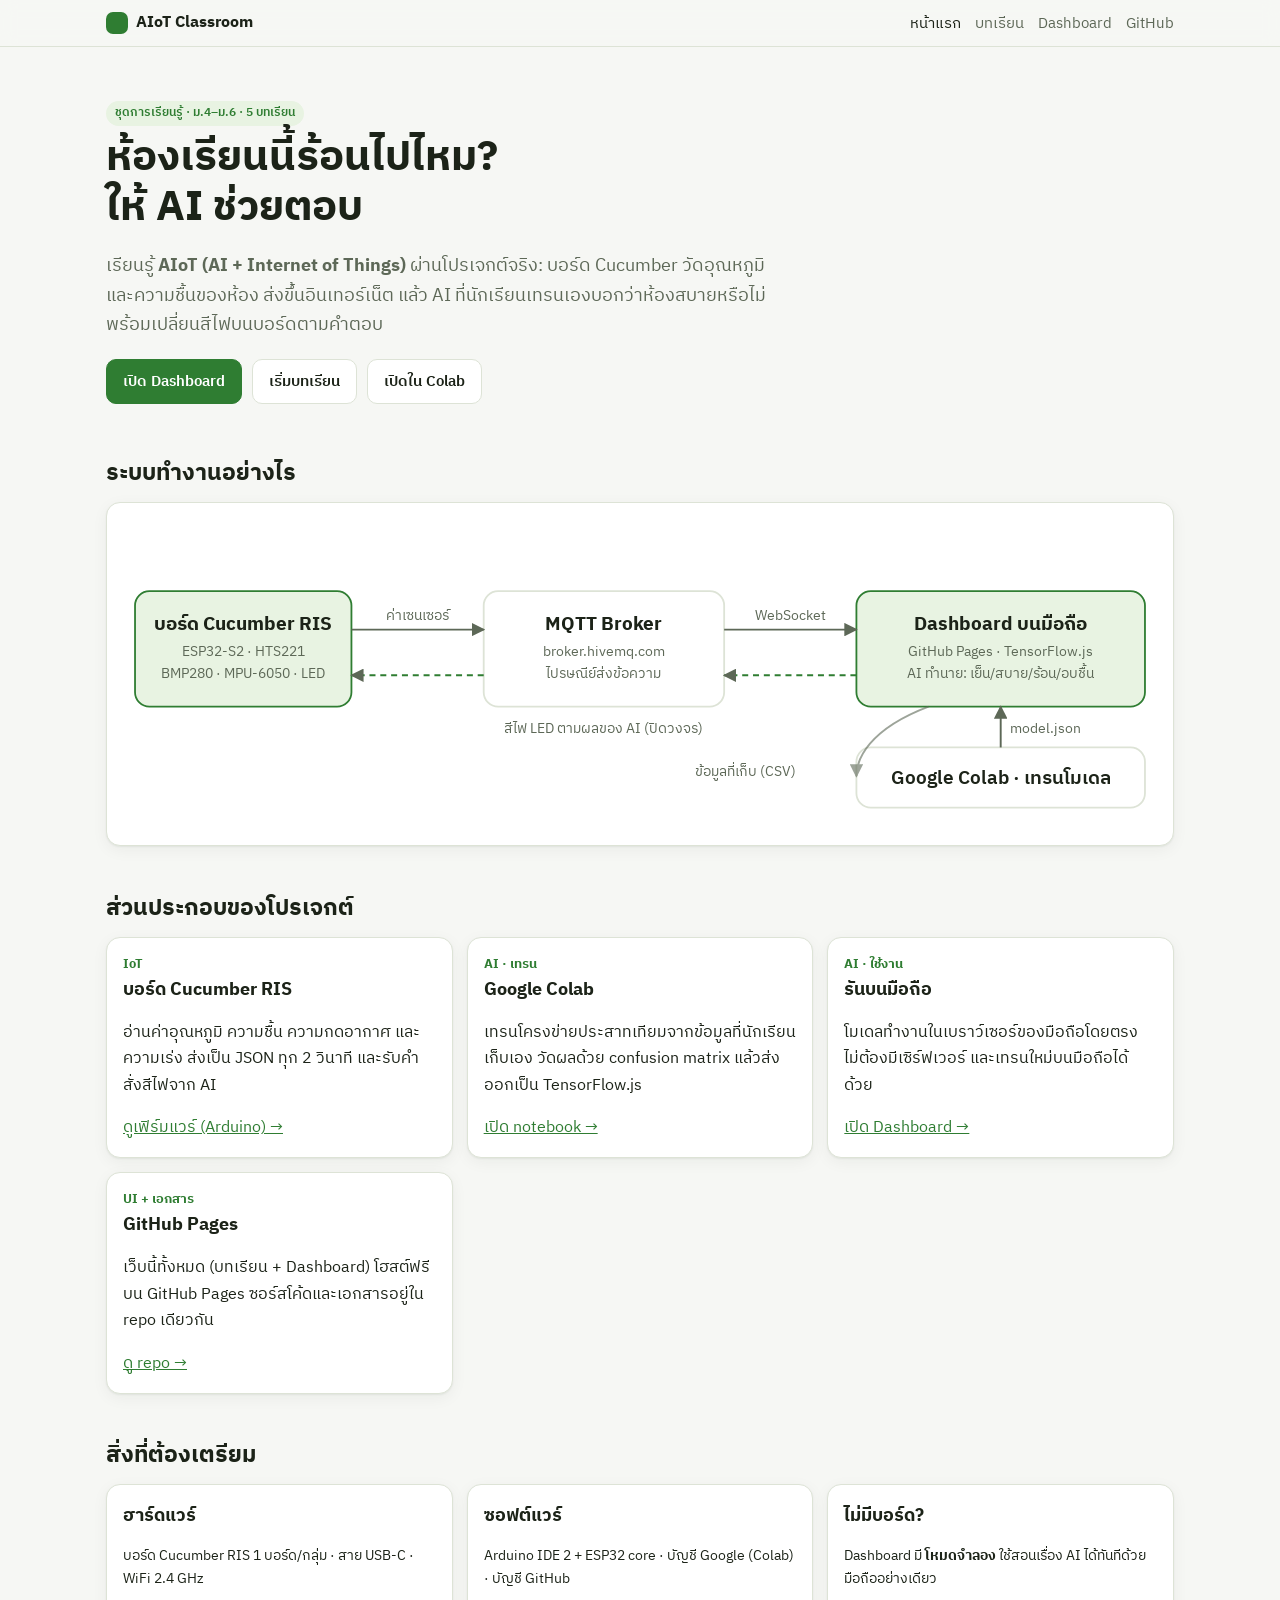
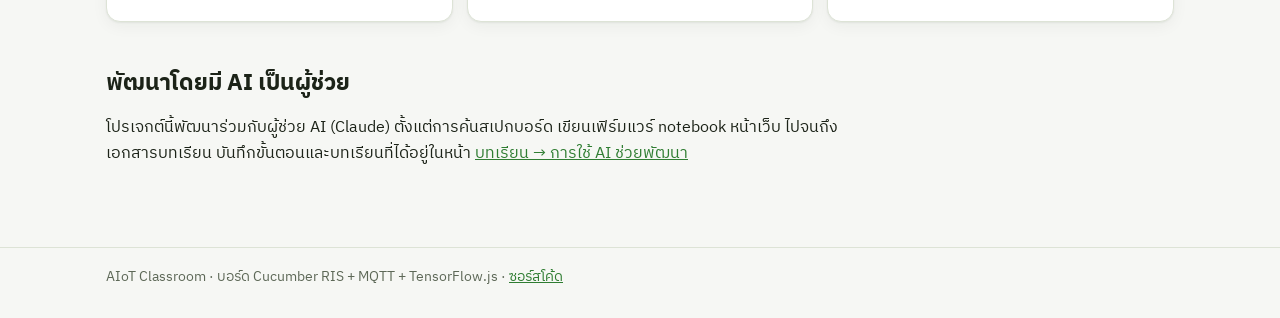
<file: docs/index.html>
<!doctype html>
<html lang="th">
<head>
  <meta charset="utf-8">
  <meta name="viewport" content="width=device-width, initial-scale=1">
  <title>AIoT Classroom</title>
  <meta name="description" content="ชุดการเรียนรู้ AIoT สำหรับนักเรียนมัธยมปลาย: บอร์ด Cucumber + MQTT + AI บน Colab และมือถือ">
  <link rel="preconnect" href="https://fonts.googleapis.com">
  <link rel="stylesheet" href="https://fonts.googleapis.com/css2?family=IBM+Plex+Sans+Thai:wght@400;500;600;700&family=IBM+Plex+Mono&display=swap">
  <link rel="stylesheet" href="assets/style.css">
  <style>
    .hero { padding: 28px 0 8px; }
    .cta { margin-top: 18px; }
    .arch text { font-family: var(--font); fill: var(--text); }
    .arch .sub { fill: var(--muted); font-size: 12px; }
    .arch .box { fill: var(--surface); stroke: var(--border); stroke-width: 1.5; }
    .arch .boxa { fill: var(--accent-2); stroke: var(--accent); stroke-width: 1.5; }
    .arch .ln { stroke: var(--muted); stroke-width: 1.6; fill: none; }
    .arch .lnb { stroke: var(--accent); stroke-width: 1.6; fill: none; stroke-dasharray: 5 4; }
    .arch .lbl { font-size: 11.5px; fill: var(--muted); }
    .step-n { font-size: .8rem; font-weight: 700; color: var(--accent); }
  </style>
</head>
<body>
  <nav class="nav"><div class="nav-inner">
    <a class="brand" href="index.html"><span class="dot"></span>AIoT Classroom</a>
    <div class="nav-links">
      <a href="index.html" aria-current="page">หน้าแรก</a>
      <a href="lessons.html">บทเรียน</a>
      <a href="dashboard.html">Dashboard</a>
      <a data-link="repo" href="#">GitHub</a>
    </div>
  </div></nav>

  <main class="wrap">
    <section class="hero">
      <span class="tag">ชุดการเรียนรู้ · ม.4–ม.6 · 5 บทเรียน</span>
      <h1>ห้องเรียนนี้ร้อนไปไหม?<br>ให้ AI ช่วยตอบ</h1>
      <p class="lead">เรียนรู้ <b>AIoT (AI + Internet of Things)</b> ผ่านโปรเจกต์จริง: บอร์ด Cucumber วัดอุณหภูมิและความชื้นของห้อง ส่งขึ้นอินเทอร์เน็ต แล้ว AI ที่นักเรียนเทรนเองบอกว่าห้องสบายหรือไม่ พร้อมเปลี่ยนสีไฟบนบอร์ดตามคำตอบ</p>
      <div class="row cta">
        <a class="btn primary" href="dashboard.html">เปิด Dashboard</a>
        <a class="btn" href="lessons.html">เริ่มบทเรียน</a>
        <a class="btn" data-link="colab" href="#" target="_blank" rel="noopener">เปิดใน Colab</a>
      </div>
    </section>

    <h2>ระบบทำงานอย่างไร</h2>
    <div class="card" style="overflow-x:auto">
      <svg class="arch" viewBox="0 0 860 250" role="img" aria-label="แผนภาพ: บอร์ด Cucumber ส่งข้อมูลผ่าน MQTT ไปที่หน้าเว็บบนมือถือ ซึ่งรันโมเดล AI ที่เทรนบน Colab แล้วส่งสีกลับไปที่ไฟ LED" style="min-width:640px;width:100%">
        <defs>
          <marker id="ar" viewBox="0 0 10 10" refX="9" refY="5" markerWidth="7" markerHeight="7" orient="auto-start-reverse"><path d="M0,0 L10,5 L0,10 z" fill="currentColor" style="color:var(--muted)"/></marker>
        </defs>
        <rect class="boxa" x="10" y="60" width="180" height="96" rx="12"/>
        <text x="100" y="92" text-anchor="middle" font-weight="700">บอร์ด Cucumber RIS</text>
        <text class="sub" x="100" y="114" text-anchor="middle">ESP32-S2 · HTS221</text>
        <text class="sub" x="100" y="132" text-anchor="middle">BMP280 · MPU-6050 · LED</text>

        <rect class="box" x="300" y="60" width="200" height="96" rx="12"/>
        <text x="400" y="92" text-anchor="middle" font-weight="700">MQTT Broker</text>
        <text class="sub" x="400" y="114" text-anchor="middle">broker.hivemq.com</text>
        <text class="sub" x="400" y="132" text-anchor="middle">ไปรษณีย์ส่งข้อความ</text>

        <rect class="boxa" x="610" y="60" width="240" height="96" rx="12"/>
        <text x="730" y="92" text-anchor="middle" font-weight="700">Dashboard บนมือถือ</text>
        <text class="sub" x="730" y="114" text-anchor="middle">GitHub Pages · TensorFlow.js</text>
        <text class="sub" x="730" y="132" text-anchor="middle">AI ทำนาย: เย็น/สบาย/ร้อน/อบชื้น</text>

        <rect class="box" x="610" y="190" width="240" height="50" rx="12"/>
        <text x="730" y="220" text-anchor="middle" font-weight="600">Google Colab · เทรนโมเดล</text>

        <path class="ln" d="M190 92 H300" marker-end="url(#ar)"/>
        <text class="lbl" x="245" y="84" text-anchor="middle">ค่าเซนเซอร์</text>
        <path class="ln" d="M500 92 H610" marker-end="url(#ar)"/>
        <text class="lbl" x="555" y="84" text-anchor="middle">WebSocket</text>

        <path class="lnb" d="M610 130 H500" marker-end="url(#ar)"/>
        <path class="lnb" d="M300 130 H190" marker-end="url(#ar)"/>
        <text class="lbl" x="400" y="178" text-anchor="middle">สีไฟ LED ตามผลของ AI (ปิดวงจร)</text>

        <path class="ln" d="M730 190 V156" marker-end="url(#ar)"/>
        <text class="lbl" x="738" y="178">model.json</text>
        <path class="ln" d="M670 156 C 620 175, 610 200, 610 214" marker-end="url(#ar)" style="opacity:.6"/>
        <text class="lbl" x="560" y="214" text-anchor="end">ข้อมูลที่เก็บ (CSV)</text>
      </svg>
    </div>

    <h2>ส่วนประกอบของโปรเจกต์</h2>
    <div class="grid g2">
      <div class="card">
        <div class="step-n">IoT</div>
        <h3>บอร์ด Cucumber RIS</h3>
        <p>อ่านค่าอุณหภูมิ ความชื้น ความกดอากาศ และความเร่ง ส่งเป็น JSON ทุก 2 วินาที และรับคำสั่งสีไฟจาก AI</p>
        <a data-link="firmware" href="#">ดูเฟิร์มแวร์ (Arduino) →</a>
      </div>
      <div class="card">
        <div class="step-n">AI · เทรน</div>
        <h3>Google Colab</h3>
        <p>เทรนโครงข่ายประสาทเทียมจากข้อมูลที่นักเรียนเก็บเอง วัดผลด้วย confusion matrix แล้วส่งออกเป็น TensorFlow.js</p>
        <a data-link="colab" href="#" target="_blank" rel="noopener">เปิด notebook →</a>
      </div>
      <div class="card">
        <div class="step-n">AI · ใช้งาน</div>
        <h3>รันบนมือถือ</h3>
        <p>โมเดลทำงานในเบราว์เซอร์ของมือถือโดยตรง ไม่ต้องมีเซิร์ฟเวอร์ และเทรนใหม่บนมือถือได้ด้วย</p>
        <a href="dashboard.html">เปิด Dashboard →</a>
      </div>
      <div class="card">
        <div class="step-n">UI + เอกสาร</div>
        <h3>GitHub Pages</h3>
        <p>เว็บนี้ทั้งหมด (บทเรียน + Dashboard) โฮสต์ฟรีบน GitHub Pages ซอร์สโค้ดและเอกสารอยู่ใน repo เดียวกัน</p>
        <a data-link="repo" href="#">ดู repo →</a>
      </div>
    </div>

    <h2>สิ่งที่ต้องเตรียม</h2>
    <div class="grid g3">
      <div class="card"><h3>ฮาร์ดแวร์</h3><p class="small">บอร์ด Cucumber RIS 1 บอร์ด/กลุ่ม · สาย USB-C · WiFi 2.4 GHz</p></div>
      <div class="card"><h3>ซอฟต์แวร์</h3><p class="small">Arduino IDE 2 + ESP32 core · บัญชี Google (Colab) · บัญชี GitHub</p></div>
      <div class="card"><h3>ไม่มีบอร์ด?</h3><p class="small">Dashboard มี <b>โหมดจำลอง</b> ใช้สอนเรื่อง AI ได้ทันทีด้วยมือถืออย่างเดียว</p></div>
    </div>

    <h2>พัฒนาโดยมี AI เป็นผู้ช่วย</h2>
    <p class="narrow">โปรเจกต์นี้พัฒนาร่วมกับผู้ช่วย AI (Claude) ตั้งแต่การค้นสเปกบอร์ด เขียนเฟิร์มแวร์ notebook หน้าเว็บ ไปจนถึงเอกสารบทเรียน บันทึกขั้นตอนและบทเรียนที่ได้อยู่ในหน้า <a href="lessons.html#ai-assistant">บทเรียน → การใช้ AI ช่วยพัฒนา</a></p>
  </main>

  <footer><div class="wrap">AIoT Classroom · บอร์ด Cucumber RIS + MQTT + TensorFlow.js · <a data-link="repo" href="#">ซอร์สโค้ด</a></div></footer>
  <script src="assets/common.js"></script>
</body>
</html>
</file>
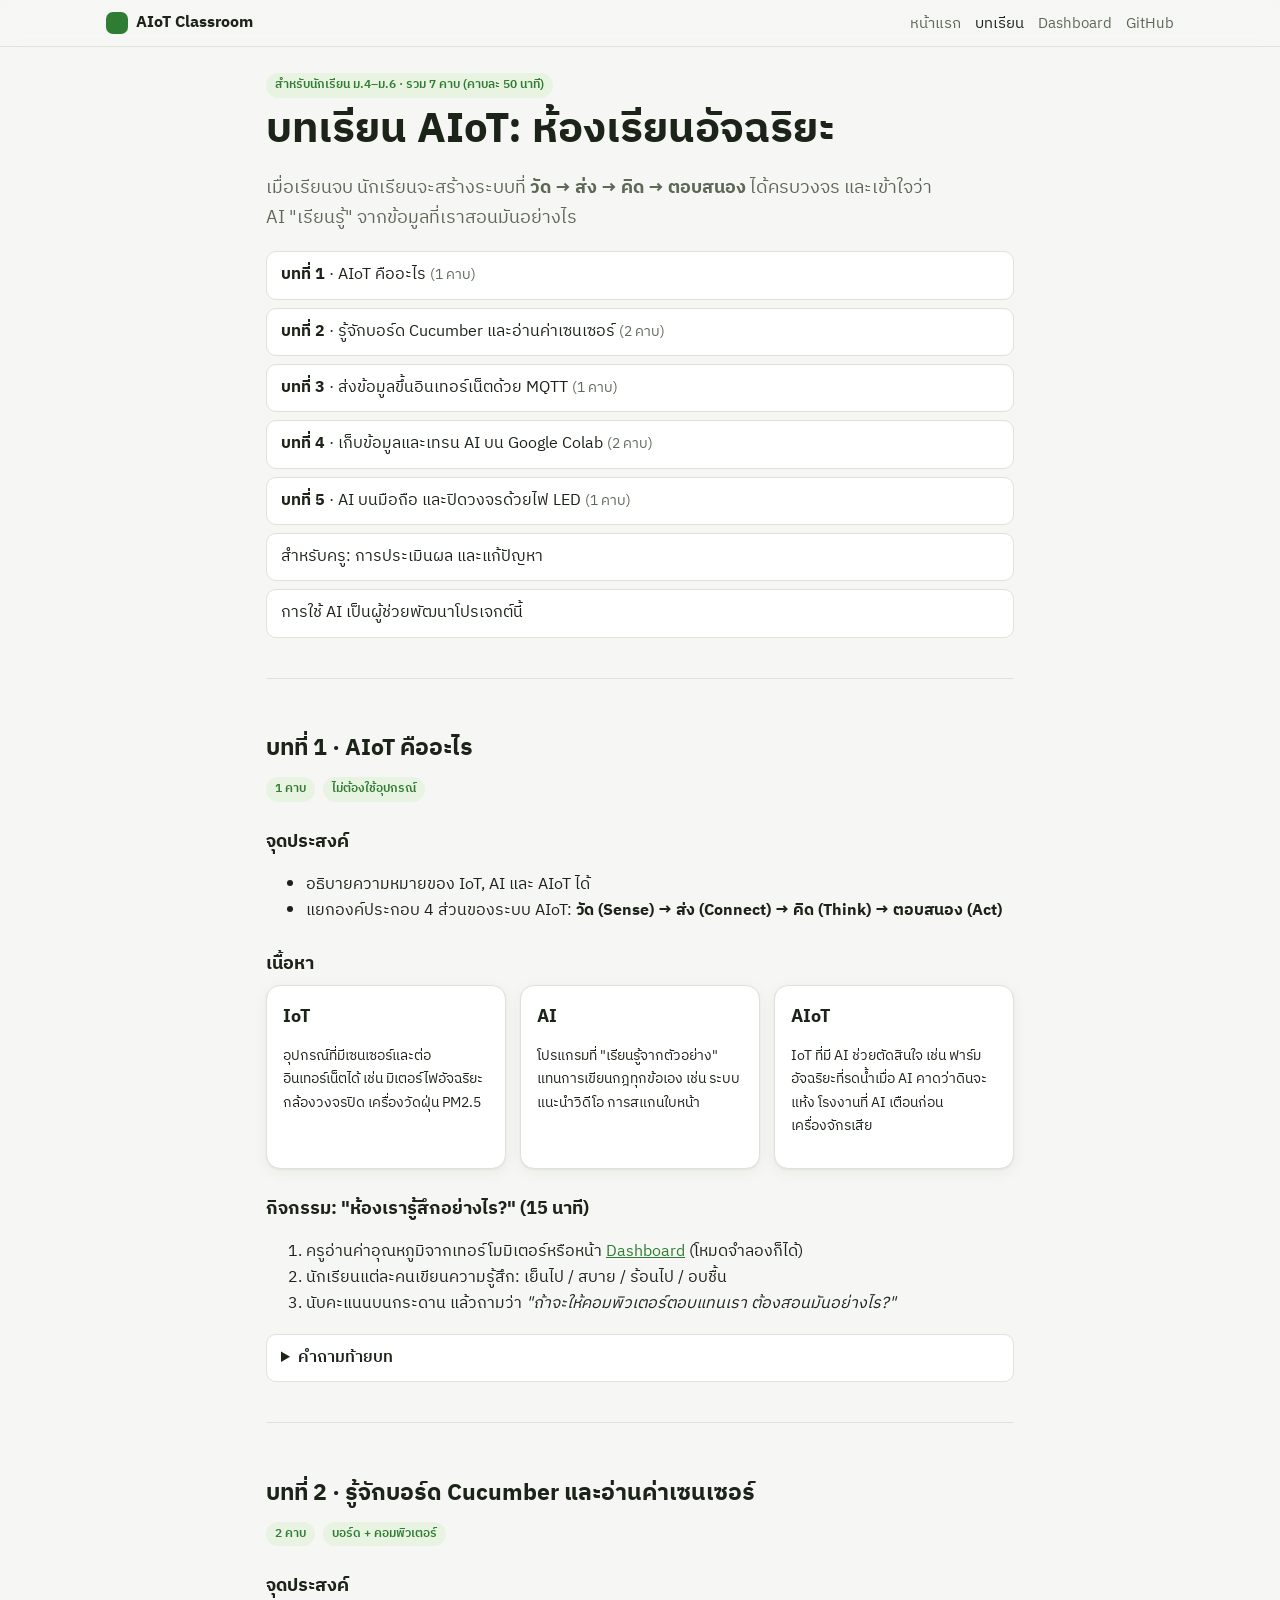
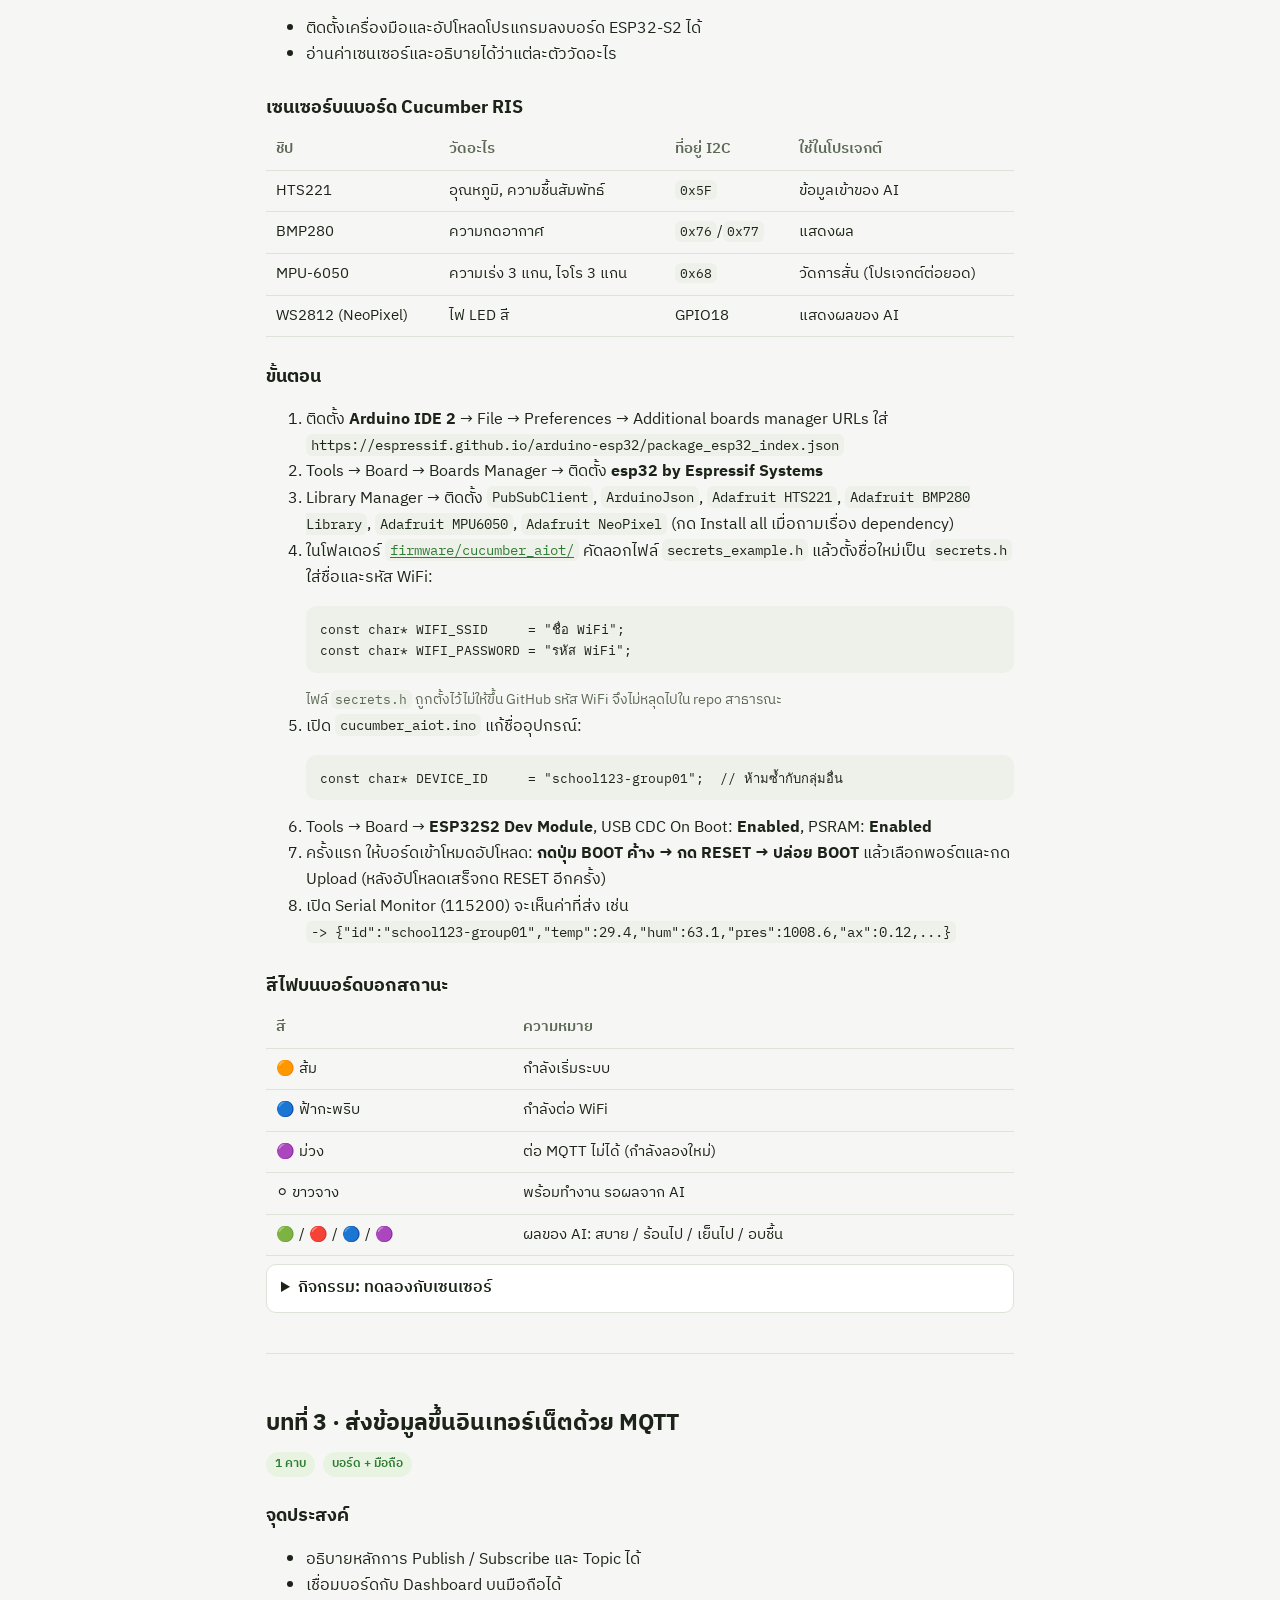
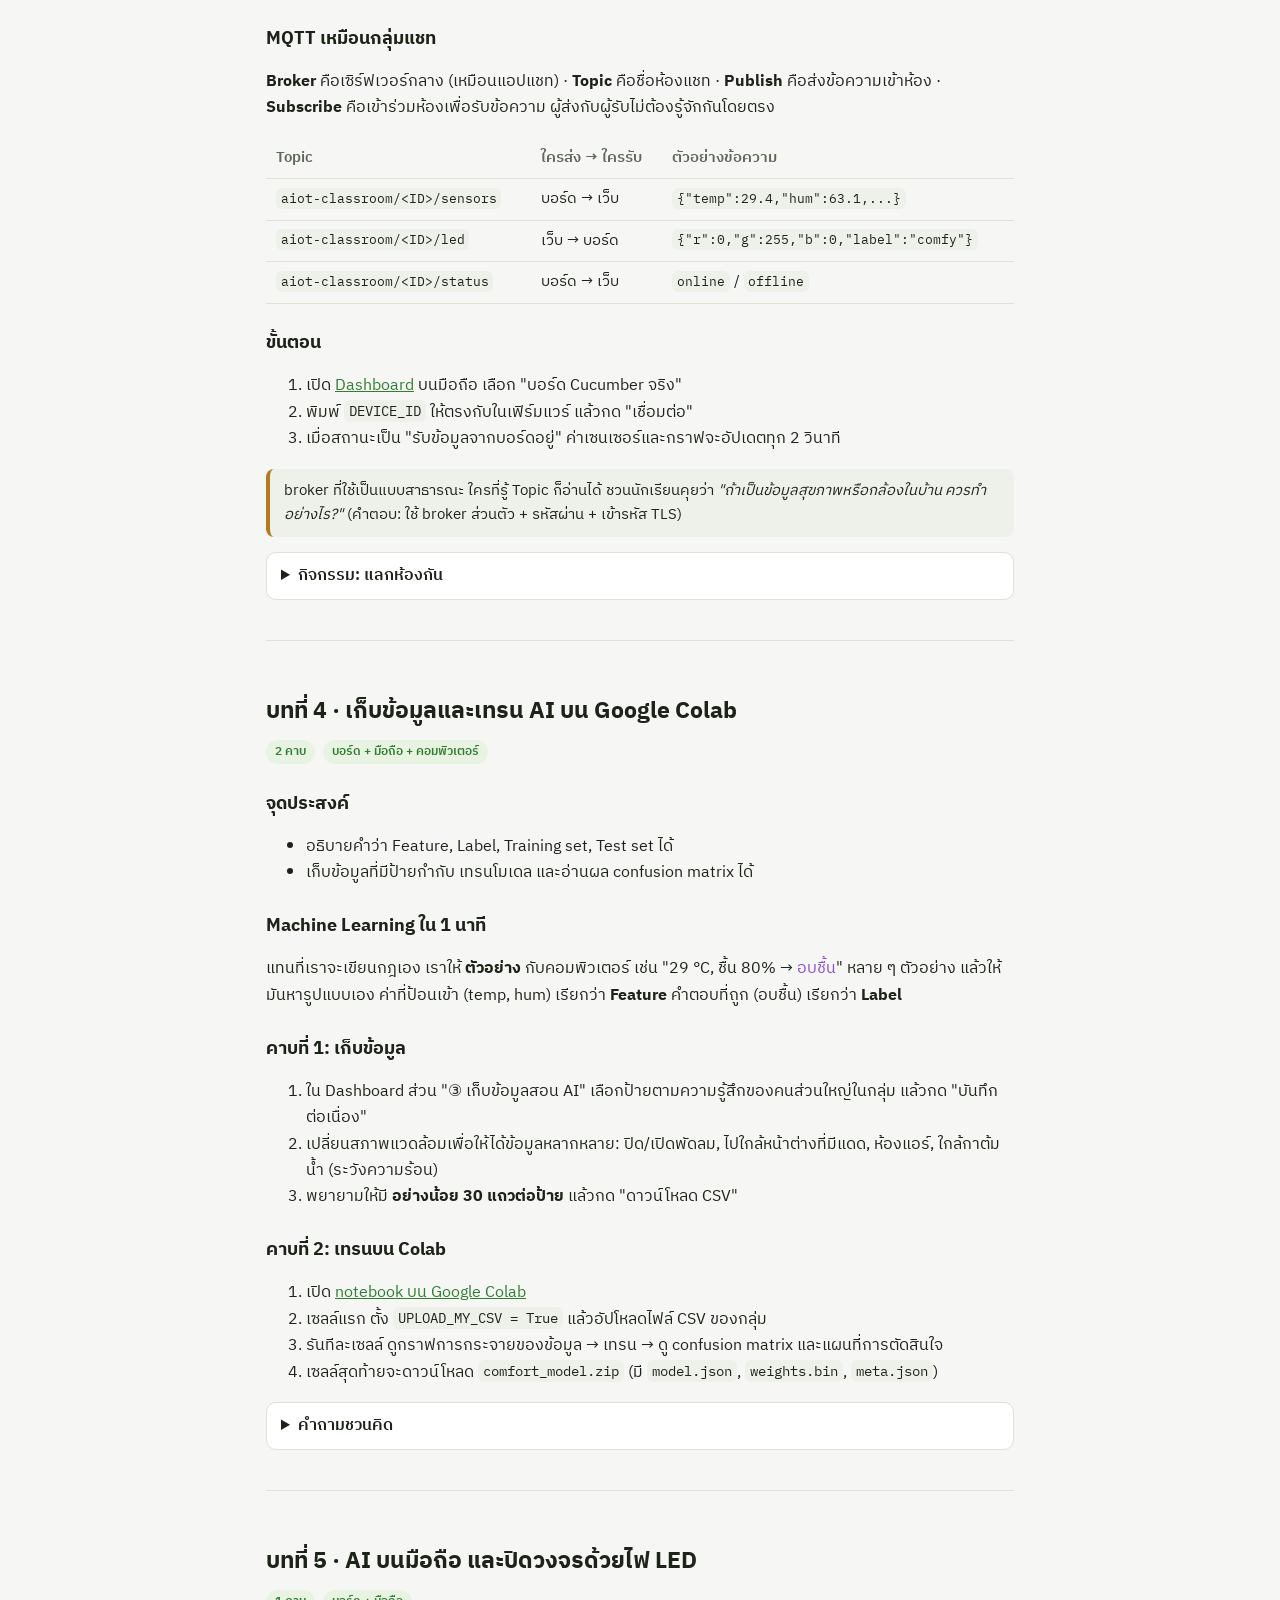
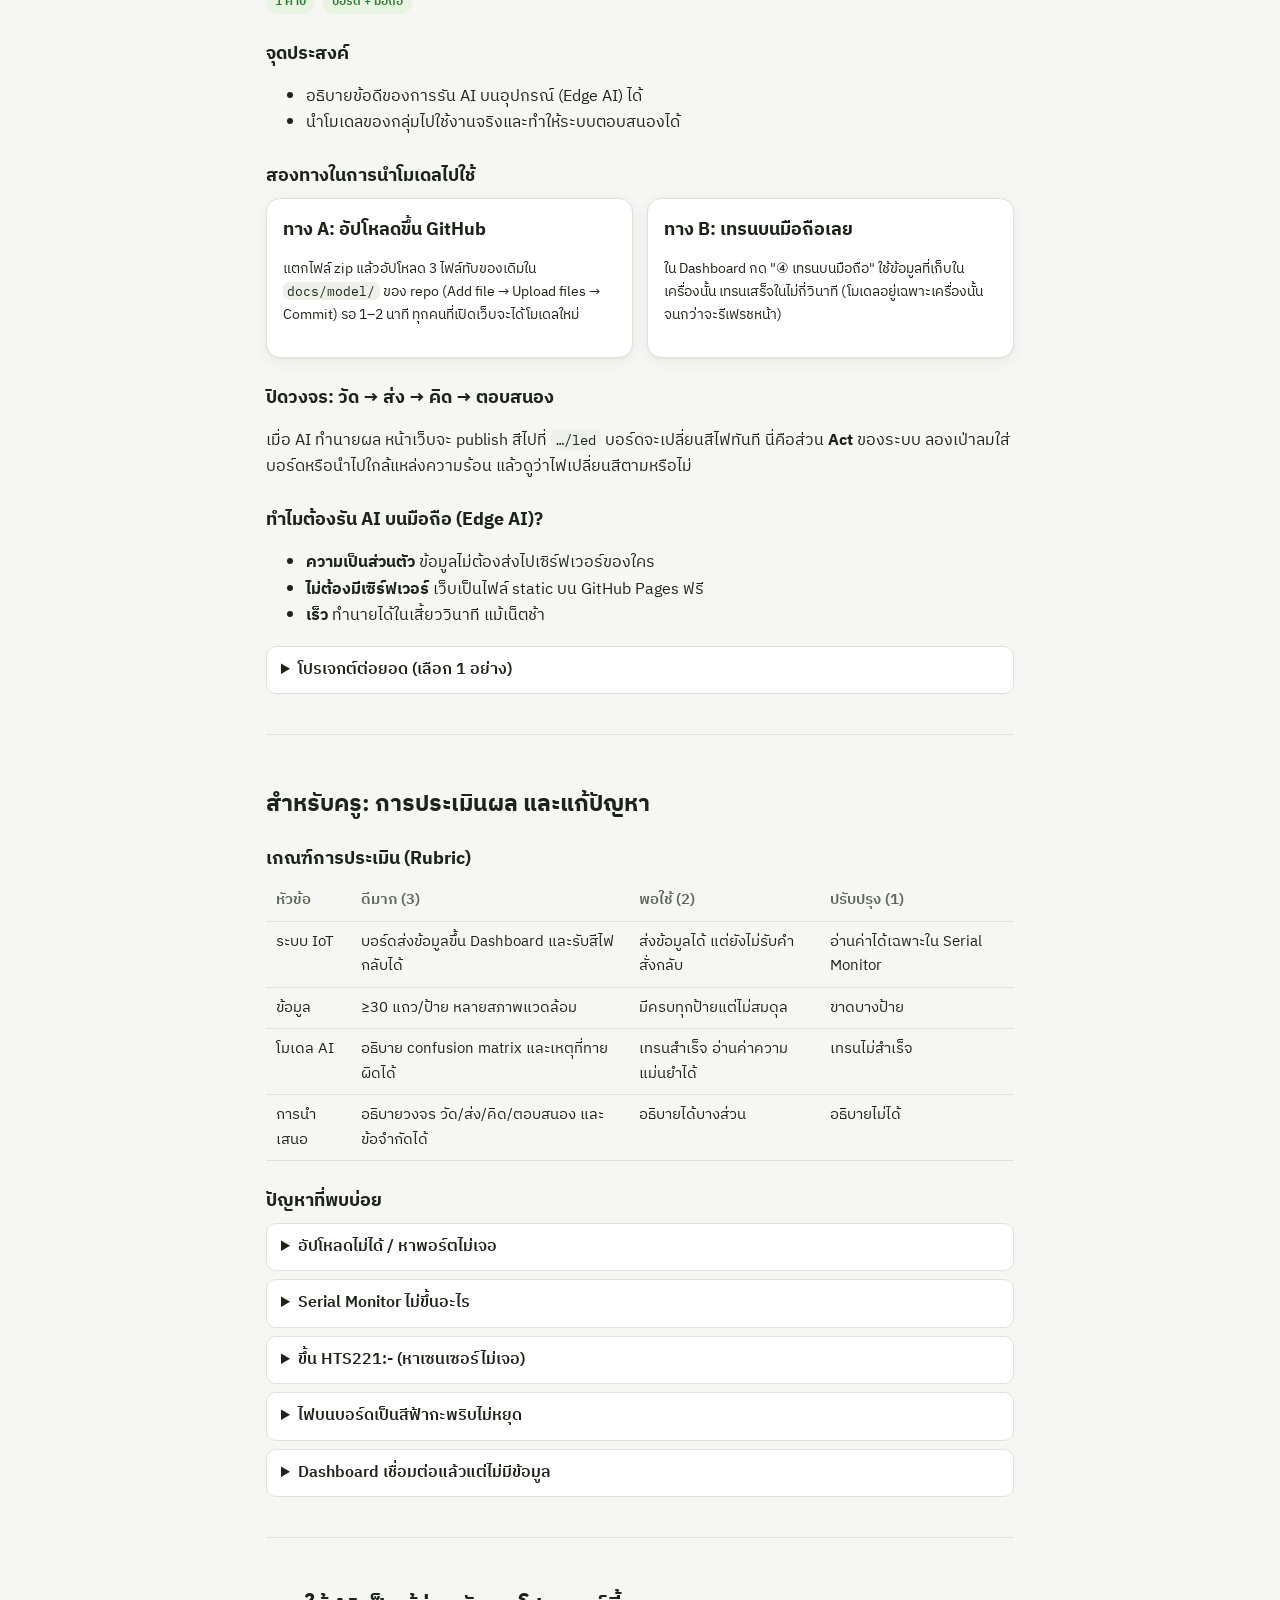
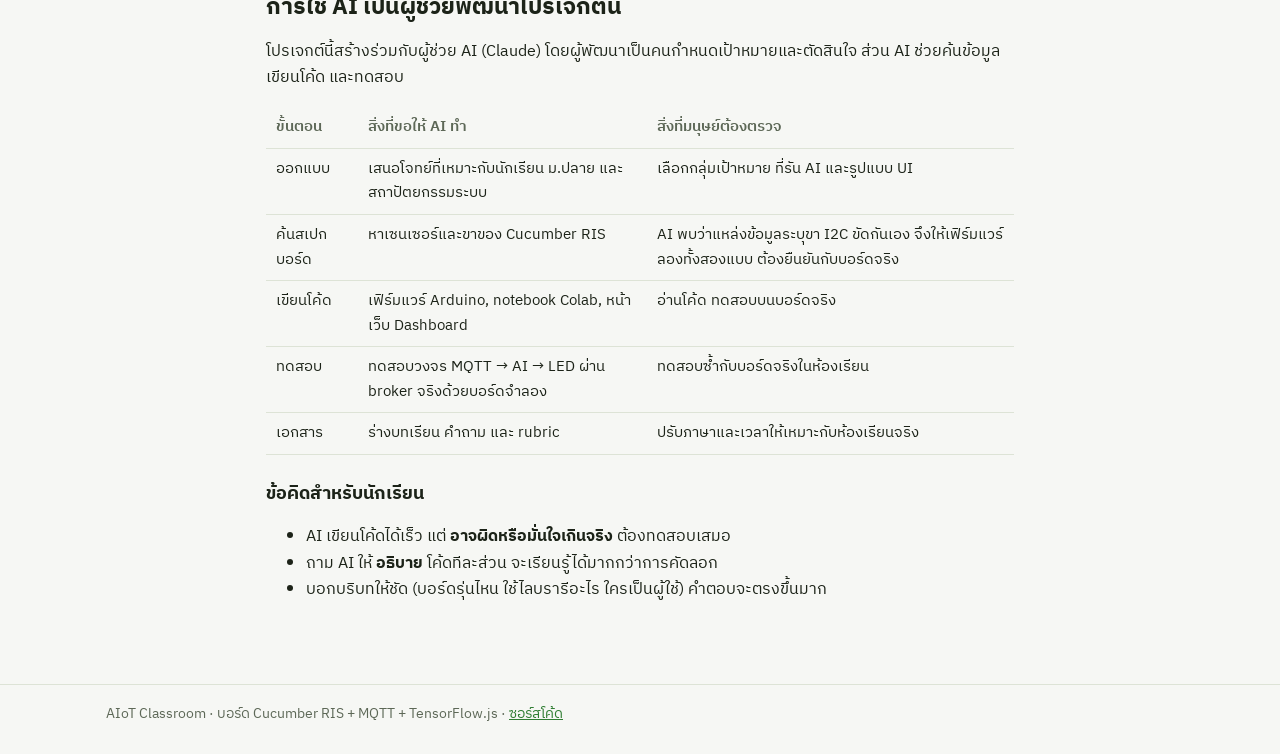
<file: docs/lessons.html>
<!doctype html>
<html lang="th">
<head>
  <meta charset="utf-8">
  <meta name="viewport" content="width=device-width, initial-scale=1">
  <title>AIoT Lessons</title>
  <meta name="description" content="5 บทเรียน AIoT สำหรับนักเรียนมัธยมปลาย ด้วยบอร์ด Cucumber, MQTT, Google Colab และ TensorFlow.js">
  <link rel="preconnect" href="https://fonts.googleapis.com">
  <link rel="stylesheet" href="https://fonts.googleapis.com/css2?family=IBM+Plex+Sans+Thai:wght@400;500;600;700&family=IBM+Plex+Mono&display=swap">
  <link rel="stylesheet" href="assets/style.css">
</head>
<body>
  <nav class="nav"><div class="nav-inner">
    <a class="brand" href="index.html"><span class="dot"></span>AIoT Classroom</a>
    <div class="nav-links">
      <a href="index.html">หน้าแรก</a>
      <a href="lessons.html" aria-current="page">บทเรียน</a>
      <a href="dashboard.html">Dashboard</a>
      <a data-link="repo" href="#">GitHub</a>
    </div>
  </div></nav>

  <main class="wrap narrow">
    <span class="tag">สำหรับนักเรียน ม.4–ม.6 · รวม 7 คาบ (คาบละ 50 นาที)</span>
    <h1>บทเรียน AIoT: ห้องเรียนอัจฉริยะ</h1>
    <p class="lead">เมื่อเรียนจบ นักเรียนจะสร้างระบบที่ <b>วัด → ส่ง → คิด → ตอบสนอง</b> ได้ครบวงจร และเข้าใจว่า AI "เรียนรู้" จากข้อมูลที่เราสอนมันอย่างไร</p>

    <ol class="toc">
      <li><a href="#l1"><b>บทที่ 1</b> · AIoT คืออะไร <span class="muted small">(1 คาบ)</span></a></li>
      <li><a href="#l2"><b>บทที่ 2</b> · รู้จักบอร์ด Cucumber และอ่านค่าเซนเซอร์ <span class="muted small">(2 คาบ)</span></a></li>
      <li><a href="#l3"><b>บทที่ 3</b> · ส่งข้อมูลขึ้นอินเทอร์เน็ตด้วย MQTT <span class="muted small">(1 คาบ)</span></a></li>
      <li><a href="#l4"><b>บทที่ 4</b> · เก็บข้อมูลและเทรน AI บน Google Colab <span class="muted small">(2 คาบ)</span></a></li>
      <li><a href="#l5"><b>บทที่ 5</b> · AI บนมือถือ และปิดวงจรด้วยไฟ LED <span class="muted small">(1 คาบ)</span></a></li>
      <li><a href="#teacher">สำหรับครู: การประเมินผล และแก้ปัญหา</a></li>
      <li><a href="#ai-assistant">การใช้ AI เป็นผู้ช่วยพัฒนาโปรเจกต์นี้</a></li>
    </ol>

    <!-- ===================== 1 ===================== -->
    <section class="lesson" id="l1">
      <h2>บทที่ 1 · AIoT คืออะไร</h2>
      <div class="meta"><span class="tag">1 คาบ</span><span class="tag">ไม่ต้องใช้อุปกรณ์</span></div>
      <h3>จุดประสงค์</h3>
      <ul>
        <li>อธิบายความหมายของ IoT, AI และ AIoT ได้</li>
        <li>แยกองค์ประกอบ 4 ส่วนของระบบ AIoT: <b>วัด (Sense) → ส่ง (Connect) → คิด (Think) → ตอบสนอง (Act)</b></li>
      </ul>
      <h3>เนื้อหา</h3>
      <div class="grid g3">
        <div class="card"><h3>IoT</h3><p class="small">อุปกรณ์ที่มีเซนเซอร์และต่ออินเทอร์เน็ตได้ เช่น มิเตอร์ไฟอัจฉริยะ กล้องวงจรปิด เครื่องวัดฝุ่น PM2.5</p></div>
        <div class="card"><h3>AI</h3><p class="small">โปรแกรมที่ "เรียนรู้จากตัวอย่าง" แทนการเขียนกฎทุกข้อเอง เช่น ระบบแนะนำวิดีโอ การสแกนใบหน้า</p></div>
        <div class="card"><h3>AIoT</h3><p class="small">IoT ที่มี AI ช่วยตัดสินใจ เช่น ฟาร์มอัจฉริยะที่รดน้ำเมื่อ AI คาดว่าดินจะแห้ง โรงงานที่ AI เตือนก่อนเครื่องจักรเสีย</p></div>
      </div>
      <h3>กิจกรรม: "ห้องเรารู้สึกอย่างไร?" (15 นาที)</h3>
      <ol>
        <li>ครูอ่านค่าอุณหภูมิจากเทอร์โมมิเตอร์หรือหน้า <a href="dashboard.html">Dashboard</a> (โหมดจำลองก็ได้)</li>
        <li>นักเรียนแต่ละคนเขียนความรู้สึก: เย็นไป / สบาย / ร้อนไป / อบชื้น</li>
        <li>นับคะแนนบนกระดาน แล้วถามว่า <i>"ถ้าจะให้คอมพิวเตอร์ตอบแทนเรา ต้องสอนมันอย่างไร?"</i></li>
      </ol>
      <details><summary>คำถามท้ายบท</summary>
        <ol>
          <li>ยกตัวอย่างระบบ AIoT ในชีวิตประจำวัน 2 ตัวอย่าง และระบุส่วน วัด/ส่ง/คิด/ตอบสนอง ของแต่ละระบบ</li>
          <li>ถ้าใช้แค่กฎ "อุณหภูมิเกิน 30 องศา = ร้อน" จะมีปัญหาอะไรบ้าง?</li>
        </ol>
      </details>
    </section>

    <!-- ===================== 2 ===================== -->
    <section class="lesson" id="l2">
      <h2>บทที่ 2 · รู้จักบอร์ด Cucumber และอ่านค่าเซนเซอร์</h2>
      <div class="meta"><span class="tag">2 คาบ</span><span class="tag">บอร์ด + คอมพิวเตอร์</span></div>
      <h3>จุดประสงค์</h3>
      <ul><li>ติดตั้งเครื่องมือและอัปโหลดโปรแกรมลงบอร์ด ESP32-S2 ได้</li><li>อ่านค่าเซนเซอร์และอธิบายได้ว่าแต่ละตัววัดอะไร</li></ul>

      <h3>เซนเซอร์บนบอร์ด Cucumber RIS</h3>
      <div class="table-scroll"><table>
        <tr><th>ชิป</th><th>วัดอะไร</th><th>ที่อยู่ I2C</th><th>ใช้ในโปรเจกต์</th></tr>
        <tr><td>HTS221</td><td>อุณหภูมิ, ความชื้นสัมพัทธ์</td><td><code>0x5F</code></td><td>ข้อมูลเข้าของ AI</td></tr>
        <tr><td>BMP280</td><td>ความกดอากาศ</td><td><code>0x76</code>/<code>0x77</code></td><td>แสดงผล</td></tr>
        <tr><td>MPU-6050</td><td>ความเร่ง 3 แกน, ไจโร 3 แกน</td><td><code>0x68</code></td><td>วัดการสั่น (โปรเจกต์ต่อยอด)</td></tr>
        <tr><td>WS2812 (NeoPixel)</td><td>ไฟ LED สี</td><td>GPIO18</td><td>แสดงผลของ AI</td></tr>
      </table></div>

      <h3>ขั้นตอน</h3>
      <ol>
        <li>ติดตั้ง <b>Arduino IDE 2</b> → File → Preferences → Additional boards manager URLs ใส่<br><code>https://espressif.github.io/arduino-esp32/package_esp32_index.json</code></li>
        <li>Tools → Board → Boards Manager → ติดตั้ง <b>esp32 by Espressif Systems</b></li>
        <li>Library Manager → ติดตั้ง <code>PubSubClient</code>, <code>ArduinoJson</code>, <code>Adafruit HTS221</code>, <code>Adafruit BMP280 Library</code>, <code>Adafruit MPU6050</code>, <code>Adafruit NeoPixel</code> (กด Install all เมื่อถามเรื่อง dependency)</li>
        <li>ในโฟลเดอร์ <a data-link="firmware" href="#"><code>firmware/cucumber_aiot/</code></a> คัดลอกไฟล์ <code>secrets_example.h</code> แล้วตั้งชื่อใหม่เป็น <code>secrets.h</code> ใส่ชื่อและรหัส WiFi:
<pre><code>const char* WIFI_SSID     = "ชื่อ WiFi";
const char* WIFI_PASSWORD = "รหัส WiFi";</code></pre>
          <span class="small muted">ไฟล์ <code>secrets.h</code> ถูกตั้งไว้ไม่ให้ขึ้น GitHub รหัส WiFi จึงไม่หลุดไปใน repo สาธารณะ</span></li>
        <li>เปิด <code>cucumber_aiot.ino</code> แก้ชื่ออุปกรณ์:
<pre><code>const char* DEVICE_ID     = "school123-group01";  // ห้ามซ้ำกับกลุ่มอื่น</code></pre></li>
        <li>Tools → Board → <b>ESP32S2 Dev Module</b>, USB CDC On Boot: <b>Enabled</b>, PSRAM: <b>Enabled</b></li>
        <li>ครั้งแรก ให้บอร์ดเข้าโหมดอัปโหลด: <b>กดปุ่ม BOOT ค้าง → กด RESET → ปล่อย BOOT</b> แล้วเลือกพอร์ตและกด Upload (หลังอัปโหลดเสร็จกด RESET อีกครั้ง)</li>
        <li>เปิด Serial Monitor (115200) จะเห็นค่าที่ส่ง เช่น<br><code>-&gt; {"id":"school123-group01","temp":29.4,"hum":63.1,"pres":1008.6,"ax":0.12,...}</code></li>
      </ol>
      <h3>สีไฟบนบอร์ดบอกสถานะ</h3>
      <div class="table-scroll"><table>
        <tr><th>สี</th><th>ความหมาย</th></tr>
        <tr><td>🟠 ส้ม</td><td>กำลังเริ่มระบบ</td></tr>
        <tr><td>🔵 ฟ้ากะพริบ</td><td>กำลังต่อ WiFi</td></tr>
        <tr><td>🟣 ม่วง</td><td>ต่อ MQTT ไม่ได้ (กำลังลองใหม่)</td></tr>
        <tr><td>⚪ ขาวจาง</td><td>พร้อมทำงาน รอผลจาก AI</td></tr>
        <tr><td>🟢 / 🔴 / 🔵 / 🟣</td><td>ผลของ AI: สบาย / ร้อนไป / เย็นไป / อบชื้น</td></tr>
      </table></div>
      <details><summary>กิจกรรม: ทดลองกับเซนเซอร์</summary>
        <ol>
          <li>เป่าลมหายใจใส่บอร์ด ค่าความชื้นเปลี่ยนอย่างไร? ใช้เวลานานแค่ไหนจึงกลับมาเท่าเดิม</li>
          <li>เคาะโต๊ะเบา ๆ ค่า <code>ax ay az</code> เปลี่ยนอย่างไร? ทำไม <code>az</code> ถึงอยู่ประมาณ 9.8 ตอนวางนิ่ง</li>
          <li>ถือบอร์ดขึ้นบันได 1 ชั้น ความกดอากาศลดลงกี่ hPa?</li>
        </ol>
      </details>
    </section>

    <!-- ===================== 3 ===================== -->
    <section class="lesson" id="l3">
      <h2>บทที่ 3 · ส่งข้อมูลขึ้นอินเทอร์เน็ตด้วย MQTT</h2>
      <div class="meta"><span class="tag">1 คาบ</span><span class="tag">บอร์ด + มือถือ</span></div>
      <h3>จุดประสงค์</h3>
      <ul><li>อธิบายหลักการ Publish / Subscribe และ Topic ได้</li><li>เชื่อมบอร์ดกับ Dashboard บนมือถือได้</li></ul>
      <h3>MQTT เหมือนกลุ่มแชท</h3>
      <p><b>Broker</b> คือเซิร์ฟเวอร์กลาง (เหมือนแอปแชท) · <b>Topic</b> คือชื่อห้องแชท · <b>Publish</b> คือส่งข้อความเข้าห้อง · <b>Subscribe</b> คือเข้าร่วมห้องเพื่อรับข้อความ ผู้ส่งกับผู้รับไม่ต้องรู้จักกันโดยตรง</p>
      <div class="table-scroll"><table>
        <tr><th>Topic</th><th>ใครส่ง → ใครรับ</th><th>ตัวอย่างข้อความ</th></tr>
        <tr><td><code>aiot-classroom/&lt;ID&gt;/sensors</code></td><td>บอร์ด → เว็บ</td><td><code>{"temp":29.4,"hum":63.1,...}</code></td></tr>
        <tr><td><code>aiot-classroom/&lt;ID&gt;/led</code></td><td>เว็บ → บอร์ด</td><td><code>{"r":0,"g":255,"b":0,"label":"comfy"}</code></td></tr>
        <tr><td><code>aiot-classroom/&lt;ID&gt;/status</code></td><td>บอร์ด → เว็บ</td><td><code>online</code> / <code>offline</code></td></tr>
      </table></div>
      <h3>ขั้นตอน</h3>
      <ol>
        <li>เปิด <a href="dashboard.html">Dashboard</a> บนมือถือ เลือก "บอร์ด Cucumber จริง"</li>
        <li>พิมพ์ <code>DEVICE_ID</code> ให้ตรงกับในเฟิร์มแวร์ แล้วกด "เชื่อมต่อ"</li>
        <li>เมื่อสถานะเป็น "รับข้อมูลจากบอร์ดอยู่" ค่าเซนเซอร์และกราฟจะอัปเดตทุก 2 วินาที</li>
      </ol>
      <p class="note">broker ที่ใช้เป็นแบบสาธารณะ ใครที่รู้ Topic ก็อ่านได้ ชวนนักเรียนคุยว่า <i>"ถ้าเป็นข้อมูลสุขภาพหรือกล้องในบ้าน ควรทำอย่างไร?"</i> (คำตอบ: ใช้ broker ส่วนตัว + รหัสผ่าน + เข้ารหัส TLS)</p>
      <details><summary>กิจกรรม: แลกห้องกัน</summary>
        <p>ให้กลุ่ม A พิมพ์ <code>DEVICE_ID</code> ของกลุ่ม B ใน Dashboard จะเห็นข้อมูลของอีกห้อง/อีกมุม และสามารถเปลี่ยนสีไฟบนบอร์ดของกลุ่ม B ได้ด้วย นี่คือเหตุผลที่ระบบจริงต้องมีการยืนยันตัวตน</p>
      </details>
    </section>

    <!-- ===================== 4 ===================== -->
    <section class="lesson" id="l4">
      <h2>บทที่ 4 · เก็บข้อมูลและเทรน AI บน Google Colab</h2>
      <div class="meta"><span class="tag">2 คาบ</span><span class="tag">บอร์ด + มือถือ + คอมพิวเตอร์</span></div>
      <h3>จุดประสงค์</h3>
      <ul>
        <li>อธิบายคำว่า Feature, Label, Training set, Test set ได้</li>
        <li>เก็บข้อมูลที่มีป้ายกำกับ เทรนโมเดล และอ่านผล confusion matrix ได้</li>
      </ul>
      <h3>Machine Learning ใน 1 นาที</h3>
      <p>แทนที่เราจะเขียนกฎเอง เราให้ <b>ตัวอย่าง</b> กับคอมพิวเตอร์ เช่น "29 °C, ชื้น 80% → <span class="c-humid">อบชื้น</span>" หลาย ๆ ตัวอย่าง แล้วให้มันหารูปแบบเอง ค่าที่ป้อนเข้า (temp, hum) เรียกว่า <b>Feature</b> คำตอบที่ถูก (อบชื้น) เรียกว่า <b>Label</b></p>

      <h3>คาบที่ 1: เก็บข้อมูล</h3>
      <ol>
        <li>ใน Dashboard ส่วน "③ เก็บข้อมูลสอน AI" เลือกป้ายตามความรู้สึกของคนส่วนใหญ่ในกลุ่ม แล้วกด "บันทึกต่อเนื่อง"</li>
        <li>เปลี่ยนสภาพแวดล้อมเพื่อให้ได้ข้อมูลหลากหลาย: ปิด/เปิดพัดลม, ไปใกล้หน้าต่างที่มีแดด, ห้องแอร์, ใกล้กาต้มน้ำ (ระวังความร้อน)</li>
        <li>พยายามให้มี <b>อย่างน้อย 30 แถวต่อป้าย</b> แล้วกด "ดาวน์โหลด CSV"</li>
      </ol>
      <h3>คาบที่ 2: เทรนบน Colab</h3>
      <ol>
        <li>เปิด <a data-link="colab" href="#" target="_blank" rel="noopener">notebook บน Google Colab</a></li>
        <li>เซลล์แรก ตั้ง <code>UPLOAD_MY_CSV = True</code> แล้วอัปโหลดไฟล์ CSV ของกลุ่ม</li>
        <li>รันทีละเซลล์ ดูกราฟการกระจายของข้อมูล → เทรน → ดู confusion matrix และแผนที่การตัดสินใจ</li>
        <li>เซลล์สุดท้ายจะดาวน์โหลด <code>comfort_model.zip</code> (มี <code>model.json</code>, <code>weights.bin</code>, <code>meta.json</code>)</li>
      </ol>
      <details><summary>คำถามชวนคิด</summary>
        <ol>
          <li>ทำไมต้องแยกข้อมูล test ไว้ไม่ให้โมเดลเห็นตอนเทรน?</li>
          <li>ถ้ากลุ่มหนึ่งขี้ร้อน อีกกลุ่มขี้หนาว โมเดลของสองกลุ่มจะต่างกันอย่างไร? AI แบบนี้ "ถูก" หรือ "ลำเอียง"?</li>
          <li>ถ้าข้อมูล "อบชื้น" มีน้อยมาก โมเดลจะทายคลาสนี้ได้ดีไหม? ทดลองดูได้ใน notebook</li>
        </ol>
      </details>
    </section>

    <!-- ===================== 5 ===================== -->
    <section class="lesson" id="l5">
      <h2>บทที่ 5 · AI บนมือถือ และปิดวงจรด้วยไฟ LED</h2>
      <div class="meta"><span class="tag">1 คาบ</span><span class="tag">บอร์ด + มือถือ</span></div>
      <h3>จุดประสงค์</h3>
      <ul><li>อธิบายข้อดีของการรัน AI บนอุปกรณ์ (Edge AI) ได้</li><li>นำโมเดลของกลุ่มไปใช้งานจริงและทำให้ระบบตอบสนองได้</li></ul>
      <h3>สองทางในการนำโมเดลไปใช้</h3>
      <div class="grid g2">
        <div class="card"><h3>ทาง A: อัปโหลดขึ้น GitHub</h3><p class="small">แตกไฟล์ zip แล้วอัปโหลด 3 ไฟล์ทับของเดิมใน <code>docs/model/</code> ของ repo (Add file → Upload files → Commit) รอ 1–2 นาที ทุกคนที่เปิดเว็บจะได้โมเดลใหม่</p></div>
        <div class="card"><h3>ทาง B: เทรนบนมือถือเลย</h3><p class="small">ใน Dashboard กด "④ เทรนบนมือถือ" ใช้ข้อมูลที่เก็บในเครื่องนั้น เทรนเสร็จในไม่กี่วินาที (โมเดลอยู่เฉพาะเครื่องนั้นจนกว่าจะรีเฟรชหน้า)</p></div>
      </div>
      <h3>ปิดวงจร: วัด → ส่ง → คิด → ตอบสนอง</h3>
      <p>เมื่อ AI ทำนายผล หน้าเว็บจะ publish สีไปที่ <code>…/led</code> บอร์ดจะเปลี่ยนสีไฟทันที นี่คือส่วน <b>Act</b> ของระบบ ลองเป่าลมใส่บอร์ดหรือนำไปใกล้แหล่งความร้อน แล้วดูว่าไฟเปลี่ยนสีตามหรือไม่</p>
      <h3>ทำไมต้องรัน AI บนมือถือ (Edge AI)?</h3>
      <ul>
        <li><b>ความเป็นส่วนตัว</b> ข้อมูลไม่ต้องส่งไปเซิร์ฟเวอร์ของใคร</li>
        <li><b>ไม่ต้องมีเซิร์ฟเวอร์</b> เว็บเป็นไฟล์ static บน GitHub Pages ฟรี</li>
        <li><b>เร็ว</b> ทำนายได้ในเสี้ยววินาที แม้เน็ตช้า</li>
      </ul>
      <details><summary>โปรเจกต์ต่อยอด (เลือก 1 อย่าง)</summary>
        <ul>
          <li><b>ตรวจจับการเปิดประตู:</b> ติดบอร์ดที่ประตู ใช้ค่า <code>ax ay az</code> จาก MPU-6050 สอน AI แยก "เปิด/ปิด/ไม่มีอะไร"</li>
          <li><b>พัดลมอัตโนมัติ:</b> ต่อรีเลย์ที่ขา GPIO ของบอร์ด ให้เปิดพัดลมเมื่อ AI บอกว่า "ร้อนไป"</li>
          <li><b>แจ้งเตือนผ่าน Telegram:</b> เพิ่ม bot ส่งข้อความเมื่อห้องร้อนติดต่อกันเกิน 10 นาที</li>
        </ul>
      </details>
    </section>

    <!-- ===================== teacher ===================== -->
    <section class="lesson" id="teacher">
      <h2>สำหรับครู: การประเมินผล และแก้ปัญหา</h2>
      <h3>เกณฑ์การประเมิน (Rubric)</h3>
      <div class="table-scroll"><table>
        <tr><th>หัวข้อ</th><th>ดีมาก (3)</th><th>พอใช้ (2)</th><th>ปรับปรุง (1)</th></tr>
        <tr><td>ระบบ IoT</td><td>บอร์ดส่งข้อมูลขึ้น Dashboard และรับสีไฟกลับได้</td><td>ส่งข้อมูลได้ แต่ยังไม่รับคำสั่งกลับ</td><td>อ่านค่าได้เฉพาะใน Serial Monitor</td></tr>
        <tr><td>ข้อมูล</td><td>≥30 แถว/ป้าย หลายสภาพแวดล้อม</td><td>มีครบทุกป้ายแต่ไม่สมดุล</td><td>ขาดบางป้าย</td></tr>
        <tr><td>โมเดล AI</td><td>อธิบาย confusion matrix และเหตุที่ทายผิดได้</td><td>เทรนสำเร็จ อ่านค่าความแม่นยำได้</td><td>เทรนไม่สำเร็จ</td></tr>
        <tr><td>การนำเสนอ</td><td>อธิบายวงจร วัด/ส่ง/คิด/ตอบสนอง และข้อจำกัดได้</td><td>อธิบายได้บางส่วน</td><td>อธิบายไม่ได้</td></tr>
      </table></div>
      <h3>ปัญหาที่พบบ่อย</h3>
      <details><summary>อัปโหลดไม่ได้ / หาพอร์ตไม่เจอ</summary><p>เข้าโหมดอัปโหลด: กด BOOT ค้าง → กด RESET → ปล่อย BOOT ใช้สาย USB ที่ส่งข้อมูลได้ (ไม่ใช่สายชาร์จอย่างเดียว)</p></details>
      <details><summary>Serial Monitor ไม่ขึ้นอะไร</summary><p>ตั้ง USB CDC On Boot เป็น Enabled แล้วอัปโหลดใหม่ และตั้งความเร็วเป็น 115200</p></details>
      <details><summary>ขึ้น HTS221:- (หาเซนเซอร์ไม่เจอ)</summary><p>เฟิร์มแวร์จะลองสลับขา SDA/SCL (GPIO41/40) ให้อัตโนมัติ ถ้ายังไม่เจอ ตรวจว่าบอร์ดเป็นรุ่น RIS (มีเซนเซอร์) ไม่ใช่รุ่น R</p></details>
      <details><summary>ไฟบนบอร์ดเป็นสีฟ้ากะพริบไม่หยุด</summary><p>ต่อ WiFi ไม่ได้: ESP32-S2 รองรับเฉพาะ 2.4 GHz ตรวจชื่อ/รหัส WiFi และ WiFi ของโรงเรียนที่ต้องล็อกอินผ่านหน้าเว็บจะใช้ไม่ได้ ให้ใช้ hotspot จากมือถือแทน</p></details>
      <details><summary>Dashboard เชื่อมต่อแล้วแต่ไม่มีข้อมูล</summary><p><code>DEVICE_ID</code> บนเว็บต้องตรงกับในเฟิร์มแวร์ทุกตัวอักษร (ตัวพิมพ์เล็ก/ใหญ่มีผล) และเครือข่ายบางแห่งบล็อกพอร์ต 8884 ลองใช้ 4G</p></details>
    </section>

    <!-- ===================== AI assistant ===================== -->
    <section class="lesson" id="ai-assistant">
      <h2>การใช้ AI เป็นผู้ช่วยพัฒนาโปรเจกต์นี้</h2>
      <p>โปรเจกต์นี้สร้างร่วมกับผู้ช่วย AI (Claude) โดยผู้พัฒนาเป็นคนกำหนดเป้าหมายและตัดสินใจ ส่วน AI ช่วยค้นข้อมูล เขียนโค้ด และทดสอบ</p>
      <div class="table-scroll"><table>
        <tr><th>ขั้นตอน</th><th>สิ่งที่ขอให้ AI ทำ</th><th>สิ่งที่มนุษย์ต้องตรวจ</th></tr>
        <tr><td>ออกแบบ</td><td>เสนอโจทย์ที่เหมาะกับนักเรียน ม.ปลาย และสถาปัตยกรรมระบบ</td><td>เลือกกลุ่มเป้าหมาย ที่รัน AI และรูปแบบ UI</td></tr>
        <tr><td>ค้นสเปกบอร์ด</td><td>หาเซนเซอร์และขาของ Cucumber RIS</td><td>AI พบว่าแหล่งข้อมูลระบุขา I2C ขัดกันเอง จึงให้เฟิร์มแวร์ลองทั้งสองแบบ ต้องยืนยันกับบอร์ดจริง</td></tr>
        <tr><td>เขียนโค้ด</td><td>เฟิร์มแวร์ Arduino, notebook Colab, หน้าเว็บ Dashboard</td><td>อ่านโค้ด ทดสอบบนบอร์ดจริง</td></tr>
        <tr><td>ทดสอบ</td><td>ทดสอบวงจร MQTT → AI → LED ผ่าน broker จริงด้วยบอร์ดจำลอง</td><td>ทดสอบซ้ำกับบอร์ดจริงในห้องเรียน</td></tr>
        <tr><td>เอกสาร</td><td>ร่างบทเรียน คำถาม และ rubric</td><td>ปรับภาษาและเวลาให้เหมาะกับห้องเรียนจริง</td></tr>
      </table></div>
      <h3>ข้อคิดสำหรับนักเรียน</h3>
      <ul>
        <li>AI เขียนโค้ดได้เร็ว แต่ <b>อาจผิดหรือมั่นใจเกินจริง</b> ต้องทดสอบเสมอ</li>
        <li>ถาม AI ให้ <b>อธิบาย</b> โค้ดทีละส่วน จะเรียนรู้ได้มากกว่าการคัดลอก</li>
        <li>บอกบริบทให้ชัด (บอร์ดรุ่นไหน ใช้ไลบรารีอะไร ใครเป็นผู้ใช้) คำตอบจะตรงขึ้นมาก</li>
      </ul>
    </section>
  </main>

  <footer><div class="wrap">AIoT Classroom · บอร์ด Cucumber RIS + MQTT + TensorFlow.js · <a data-link="repo" href="#">ซอร์สโค้ด</a></div></footer>
  <script src="assets/common.js"></script>
</body>
</html>
</file>
<file: docs/assets/style.css>
:root {
  --bg: #f6f7f4;
  --surface: #ffffff;
  --surface-2: #eef1ea;
  --text: #1c2318;
  --muted: #5d6857;
  --border: #dde3d6;
  --accent: #2f7d32;        /* cucumber green */
  --accent-2: #e8f3e2;
  --cold: #2f6fdb;
  --comfy: #2f9b46;
  --hot: #d94336;
  --humid: #8b4fd1;
  --warn: #b7791f;
  --radius: 14px;
  --shadow: 0 1px 2px rgba(20, 30, 10, .06), 0 4px 16px rgba(20, 30, 10, .05);
  --font: "IBM Plex Sans Thai", "Sarabun", system-ui, -apple-system, sans-serif;
  --mono: "IBM Plex Mono", ui-monospace, SFMono-Regular, Menlo, monospace;
  color-scheme: light;
}
@media (prefers-color-scheme: dark) {
  :root {
    --bg: #111510;
    --surface: #1a2018;
    --surface-2: #232b20;
    --text: #e8eee3;
    --muted: #9aa692;
    --border: #2f392b;
    --accent: #7cc66f;
    --accent-2: #223320;
    --cold: #6b9cf0;
    --comfy: #5cc271;
    --hot: #f07466;
    --humid: #b48af0;
    --warn: #e0a64a;
    --shadow: none;
    color-scheme: dark;
  }
}

* { box-sizing: border-box; }
html { -webkit-text-size-adjust: 100%; }
body {
  margin: 0;
  background: var(--bg);
  color: var(--text);
  font-family: var(--font);
  font-size: 16px;
  line-height: 1.65;
}
a { color: var(--accent); }
img, svg, canvas { max-width: 100%; }
code, pre { font-family: var(--mono); font-size: .9em; }
code { background: var(--surface-2); padding: .1em .35em; border-radius: 6px; }
pre { background: var(--surface-2); padding: 12px 14px; border-radius: 10px; overflow-x: auto; line-height: 1.5; }
pre code { background: none; padding: 0; }

/* ---------- layout ---------- */
.nav {
  position: sticky; top: 0; z-index: 10;
  background: color-mix(in srgb, var(--bg) 88%, transparent);
  backdrop-filter: blur(8px);
  border-bottom: 1px solid var(--border);
}
.nav-inner {
  max-width: 1100px; margin: 0 auto; padding: 10px 16px;
  display: flex; align-items: center; gap: 18px; flex-wrap: wrap;
}
.brand { font-weight: 700; color: var(--text); text-decoration: none; display: flex; align-items: center; gap: 8px; }
.brand .dot { width: 22px; height: 22px; border-radius: 7px; background: var(--accent); display: inline-block; }
.nav-links { display: flex; gap: 14px; flex-wrap: wrap; margin-left: auto; }
.nav-links a { color: var(--muted); text-decoration: none; font-size: .95rem; }
.nav-links a[aria-current="page"], .nav-links a:hover { color: var(--text); }

.wrap { max-width: 1100px; margin: 0 auto; padding: 24px 16px 64px; }
.narrow { max-width: 780px; }
h1 { font-size: clamp(1.7rem, 4.5vw, 2.6rem); line-height: 1.2; margin: .2em 0 .4em; }
h2 { font-size: 1.45rem; margin: 2em 0 .6em; line-height: 1.3; }
h3 { font-size: 1.1rem; margin: 1.4em 0 .4em; }
.lead { font-size: 1.12rem; color: var(--muted); max-width: 680px; }
.muted { color: var(--muted); }
.small { font-size: .88rem; }

.grid { display: grid; gap: 14px; }
.g2 { grid-template-columns: repeat(auto-fit, minmax(280px, 1fr)); }
.g3 { grid-template-columns: repeat(auto-fit, minmax(230px, 1fr)); }
.g4 { grid-template-columns: repeat(auto-fit, minmax(150px, 1fr)); }

.card {
  background: var(--surface); border: 1px solid var(--border);
  border-radius: var(--radius); padding: 16px; box-shadow: var(--shadow);
  min-width: 0;
}
.card h3 { margin-top: 0; }
.tag {
  display: inline-block; font-size: .78rem; padding: 2px 9px; border-radius: 999px;
  background: var(--accent-2); color: var(--accent); font-weight: 600;
}

.btn {
  display: inline-flex; align-items: center; justify-content: center; gap: 6px;
  font: inherit; font-weight: 600; font-size: .95rem;
  padding: 9px 16px; border-radius: 10px; cursor: pointer;
  border: 1px solid var(--border); background: var(--surface); color: var(--text);
  text-decoration: none; min-height: 42px;
}
.btn:hover { border-color: var(--accent); }
.btn.primary { background: var(--accent); border-color: var(--accent); color: #fff; }
@media (prefers-color-scheme: dark) { .btn.primary { color: #0e160c; } }
.btn:disabled { opacity: .5; cursor: not-allowed; }
.row { display: flex; gap: 10px; flex-wrap: wrap; align-items: center; }

input[type="text"], select {
  font: inherit; padding: 8px 12px; border-radius: 10px; min-height: 42px;
  border: 1px solid var(--border); background: var(--surface); color: var(--text);
  min-width: 0;
}
input[type="range"] { width: 100%; accent-color: var(--accent); }
label { font-size: .92rem; color: var(--muted); }

/* ---------- dashboard ---------- */
.status { display: inline-flex; align-items: center; gap: 7px; font-size: .9rem; color: var(--muted); }
.status::before { content: ""; width: 9px; height: 9px; border-radius: 50%; background: var(--muted); }
.status.on::before { background: var(--comfy); }
.status.err::before { background: var(--hot); }

.metric .label { font-size: .85rem; color: var(--muted); }
.metric .value { font-size: 1.9rem; font-weight: 700; font-variant-numeric: tabular-nums; line-height: 1.2; }
.metric .unit { font-size: 1rem; color: var(--muted); font-weight: 500; }

.ai-result { display: flex; align-items: center; gap: 14px; }
.ai-emoji { font-size: 3rem; line-height: 1; }
.ai-label { font-size: 1.8rem; font-weight: 700; line-height: 1.2; }
.prob { display: grid; grid-template-columns: 70px 1fr 48px; gap: 8px; align-items: center; font-size: .9rem; margin: 6px 0; }
.prob .bar { height: 10px; border-radius: 6px; background: var(--surface-2); overflow: hidden; }
.prob .bar > i { display: block; height: 100%; width: 0; transition: width .3s; }
.prob .pct { text-align: right; font-variant-numeric: tabular-nums; color: var(--muted); }

.c-cold { color: var(--cold); }   .bg-cold { background: var(--cold); }
.c-comfy { color: var(--comfy); } .bg-comfy { background: var(--comfy); }
.c-hot { color: var(--hot); }     .bg-hot { background: var(--hot); }
.c-humid { color: var(--humid); } .bg-humid { background: var(--humid); }

.label-btns { display: grid; grid-template-columns: repeat(2, 1fr); gap: 8px; }
.label-btns .btn[aria-pressed="true"] { outline: 3px solid currentColor; outline-offset: -3px; }
.counts { display: flex; gap: 12px; flex-wrap: wrap; font-size: .9rem; }

.chart-box { position: relative; height: 240px; }
.map-box { position: relative; aspect-ratio: 6 / 5; width: 100%; }
.map-box canvas { width: 100%; height: 100%; display: block; border-radius: 10px; }
.legend { display: flex; gap: 12px; flex-wrap: wrap; font-size: .85rem; color: var(--muted); }
.legend span::before { content: ""; display: inline-block; width: 10px; height: 10px; border-radius: 3px; margin-right: 5px; background: currentColor; vertical-align: middle; }

.sim { display: none; }
.sim.show { display: block; }
.note {
  border-left: 4px solid var(--warn); background: var(--surface-2);
  padding: 10px 14px; border-radius: 8px; font-size: .92rem;
}
.progress { height: 8px; background: var(--surface-2); border-radius: 6px; overflow: hidden; }
.progress > i { display: block; height: 100%; width: 0; background: var(--accent); transition: width .2s; }

/* ---------- lessons ---------- */
.toc { display: grid; gap: 8px; padding: 0; list-style: none; }
.toc a { display: block; padding: 10px 14px; border-radius: 10px; background: var(--surface); border: 1px solid var(--border); text-decoration: none; color: var(--text); }
.toc a:hover { border-color: var(--accent); }
.lesson { border-top: 1px solid var(--border); padding-top: 8px; margin-top: 40px; }
.meta { display: flex; gap: 8px; flex-wrap: wrap; margin: 6px 0 12px; }
table { width: 100%; border-collapse: collapse; font-size: .93rem; }
th, td { text-align: left; padding: 8px 10px; border-bottom: 1px solid var(--border); vertical-align: top; }
th { color: var(--muted); font-weight: 600; }
.table-scroll { overflow-x: auto; }
details { background: var(--surface); border: 1px solid var(--border); border-radius: 10px; padding: 10px 14px; margin: 8px 0; }
summary { cursor: pointer; font-weight: 600; }

footer { border-top: 1px solid var(--border); color: var(--muted); font-size: .88rem; }
footer .wrap { padding-top: 18px; padding-bottom: 28px; }
.legend .cur { color: var(--text); }
.legend .cur::before { border-radius: 50%; }
</file>
